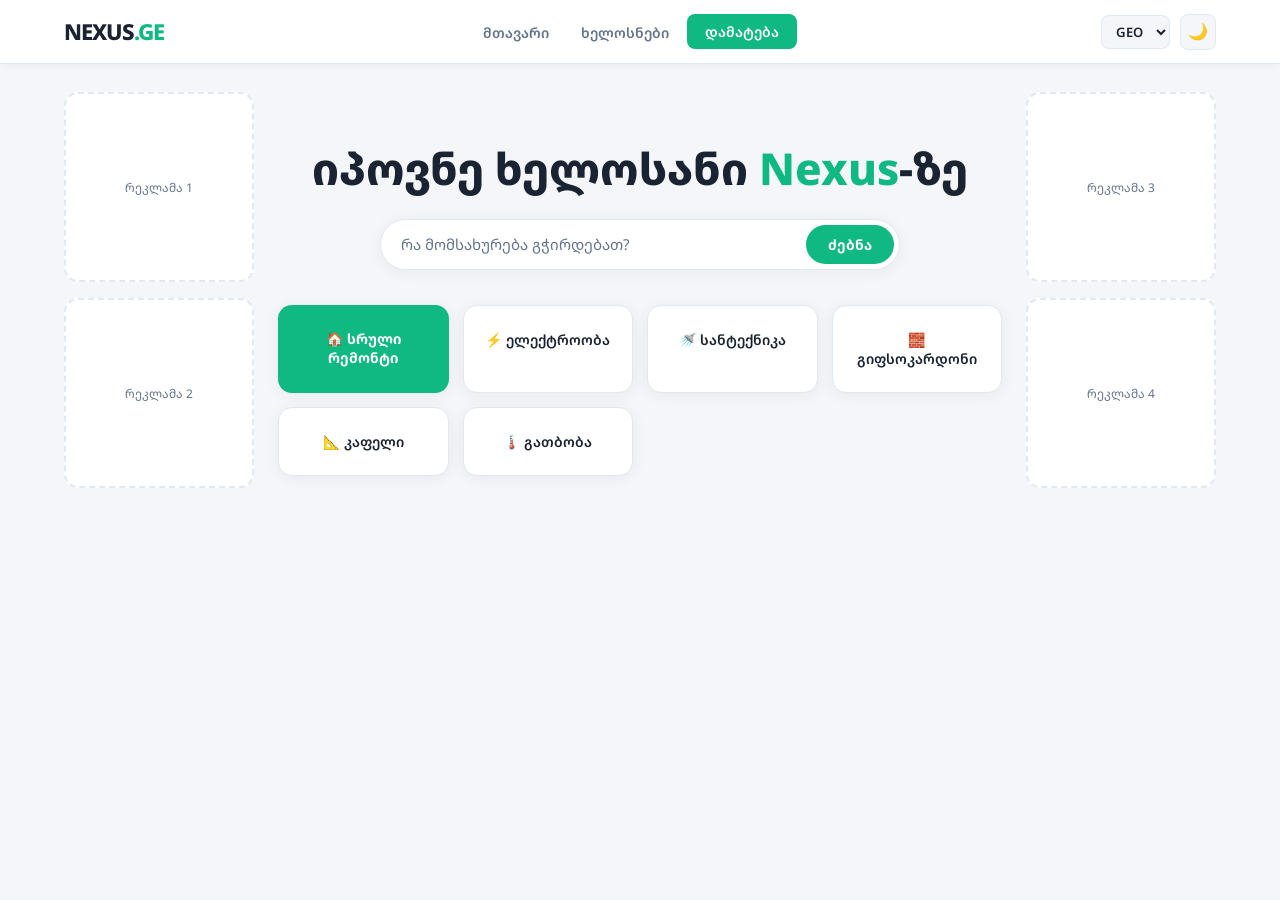
<file: index.html>
<!DOCTYPE html>
<html lang="ka">
<head>
    <meta charset="UTF-8">
    <meta name="viewport" content="width=device-width, initial-scale=1.0">
    <title>Nexus.ge - მთავარი</title>
    <link rel="stylesheet" href="css/style.css">
</head>
<body>
    <header class="navbar">
        <div class="logo" onclick="location.href='index.html'">NEXUS<span>.GE</span></div>
        <nav>
            <ul class="nav-links">
                <li><a href="index.html" id="navHome">მთავარი</a></li>
                <li><a href="workers.html" id="navWorkers">ხელოსნები</a></li>
                <li><a href="add-post.html" class="add-btn" id="navAdd">დამატება</a></li>
            </ul>
        </nav>
        <div class="header-controls">
            <select id="langSwitch">
                <option value="ka">GEO</option>
                <option value="en">ENG</option>
                <option value="ru">RUS</option>
            </select>
            <button id="themeToggle">🌙</button>
        </div>
    </header>

    <main class="main-layout">
        <aside class="ad-sidebar side-left">
            <div class="ad-square">რეკლამა 1</div>
            <div class="ad-square">რეკლამა 2</div>
        </aside>
        <section class="content-center">
            <div class="hero-section">
                <h1 id="heroTitle">იპოვნე ხელოსანი <span>Nexus</span>-ზე</h1>
                <div class="search-container">
                    <input type="text" id="searchInput" placeholder="რა მომსახურება გჭირდებათ?">
                    <button id="searchBtn">ძებნა</button>
                </div>
            </div>
            <!-- მობილურზე რეკლამა -->
            <div class="mobile-ads">
                <div class="ad-banner">რეკლამა</div>
            </div>
            <div class="grid-container">
                <div class="card featured" onclick="location.href='workers.html?cat=სრული რემონტი'">🏠 სრული რემონტი</div>
                <div class="card" onclick="location.href='workers.html?cat=ელექტროობა'">⚡ ელექტროობა</div>
                <div class="card" onclick="location.href='workers.html?cat=სანტექნიკა'">🚿 სანტექნიკა</div>
                <div class="card" onclick="location.href='workers.html?cat=გიფსოკარდონი'">🧱 გიფსოკარდონი</div>
                <div class="card" onclick="location.href='workers.html?cat=კაფელი'">📐 კაფელი</div>
                <div class="card" onclick="location.href='workers.html?cat=გათბობა'">🌡️ გათბობა</div>
            </div>
        </section>
        <aside class="ad-sidebar side-right">
            <div class="ad-square">რეკლამა 3</div>
            <div class="ad-square">რეკლამა 4</div>
        </aside>
    </main>

    <script src="js/main.js"></script>
</body>
</html>
</file>
<file: css/style.css>
@import url('https://fonts.googleapis.com/css2?family=Noto+Sans+Georgian:wght@400;500;600;700;800&display=swap');

:root {
    --primary: #10b981;
    --primary-dark: #059669;
    --primary-light: rgba(16,185,129,0.1);
    --bg: #f4f6f9;
    --text: #1a2332;
    --text-muted: #64748b;
    --card: #ffffff;
    --border: #e2e8f0;
    --shadow: 0 2px 16px rgba(0,0,0,0.06);
    --shadow-lg: 0 8px 32px rgba(0,0,0,0.12);
    --radius: 14px;
}

.dark-mode {
    --bg: #0d1117;
    --text: #e6edf3;
    --text-muted: #8b949e;
    --card: #161b22;
    --border: #30363d;
    --shadow: 0 2px 16px rgba(0,0,0,0.4);
    --shadow-lg: 0 8px 32px rgba(0,0,0,0.6);
}

* { margin: 0; padding: 0; box-sizing: border-box; }
body {
    font-family: 'Noto Sans Georgian', 'Segoe UI', sans-serif;
    background: var(--bg);
    color: var(--text);
    transition: background 0.3s, color 0.3s;
    min-height: 100vh;
}

/* ===== NAVBAR ===== */
.navbar {
    display: flex;
    justify-content: space-between;
    align-items: center;
    padding: 0 5%;
    height: 64px;
    background: var(--card);
    border-bottom: 1px solid var(--border);
    position: sticky;
    top: 0;
    z-index: 100;
    box-shadow: 0 1px 8px rgba(0,0,0,0.05);
}
.logo {
    font-size: 22px;
    font-weight: 800;
    cursor: pointer;
    letter-spacing: -1px;
    color: var(--text);
}
.logo span { color: var(--primary); }

.nav-links { display: flex; list-style: none; gap: 4px; align-items: center; }
.nav-links a {
    text-decoration: none;
    color: var(--text-muted);
    font-weight: 600;
    font-size: 14px;
    padding: 7px 14px;
    border-radius: 8px;
    transition: all 0.2s;
}
.nav-links a:hover { color: var(--text); background: var(--bg); }

.header-controls { display: flex; align-items: center; gap: 10px; }

#langSwitch {
    padding: 6px 10px;
    border-radius: 8px;
    border: 1px solid var(--border);
    background: var(--bg);
    color: var(--text);
    font-size: 13px;
    font-weight: 600;
    cursor: pointer;
    outline: none;
    font-family: inherit;
}

#themeToggle {
    width: 36px; height: 36px;
    border-radius: 8px;
    border: 1px solid var(--border);
    background: var(--bg);
    cursor: pointer;
    font-size: 16px;
    display: flex; align-items: center; justify-content: center;
    transition: border-color 0.2s;
}
#themeToggle:hover { border-color: var(--primary); }

/* ===== ADD BTN ===== */
.add-btn {
    background: var(--primary) !important;
    color: #fff !important;
    padding: 8px 18px !important;
    border-radius: 8px;
    border: none;
    cursor: pointer;
    font-weight: 700;
    font-size: 14px;
    text-decoration: none;
    display: inline-block;
    transition: all 0.2s;
    font-family: inherit;
}
.add-btn:hover { background: var(--primary-dark) !important; transform: translateY(-1px); }

/* ===== MAIN LAYOUT ===== */
.main-layout {
    display: grid;
    grid-template-columns: 190px 1fr 190px;
    gap: 24px;
    padding: 28px 5%;
    max-width: 1400px;
    margin: 0 auto;
}

/* ===== SIDEBARS ===== */
.ad-sidebar { display: flex; flex-direction: column; gap: 16px; }
.ad-square {
    width: 100%; aspect-ratio: 1;
    background: var(--card);
    border: 2px dashed var(--border);
    border-radius: var(--radius);
    display: flex; align-items: center; justify-content: center;
    font-size: 12px; color: var(--text-muted);
}

/* ===== HERO ===== */
.hero-section { text-align: center; padding: 50px 20px 35px; }
.hero-section h1 {
    font-size: clamp(26px, 4vw, 44px);
    font-weight: 800;
    line-height: 1.2;
    margin-bottom: 8px;
}
.hero-section h1 span { color: var(--primary); }

.search-container {
    display: flex;
    max-width: 520px;
    margin: 24px auto 0;
    background: var(--card);
    border: 1.5px solid var(--border);
    border-radius: 50px;
    padding: 5px 5px 5px 20px;
    box-shadow: var(--shadow);
    transition: border-color 0.2s, box-shadow 0.2s;
}
.search-container:focus-within {
    border-color: var(--primary);
    box-shadow: 0 0 0 3px rgba(16,185,129,0.1);
}
.search-container input {
    flex: 1; border: none; background: transparent;
    color: var(--text); outline: none; font-size: 15px;
    font-family: inherit;
}
.search-container input::placeholder { color: var(--text-muted); }
.search-container button {
    background: var(--primary); color: white;
    border: none; padding: 10px 22px;
    border-radius: 50px; cursor: pointer;
    font-size: 14px; font-weight: 700;
    transition: background 0.2s;
    font-family: inherit;
}
.search-container button:hover { background: var(--primary-dark); }

/* ===== GRID CARDS (index) ===== */
.grid-container {
    display: grid;
    grid-template-columns: repeat(auto-fill, minmax(150px, 1fr));
    gap: 14px;
}
.card {
    background: var(--card);
    padding: 24px 16px;
    border-radius: var(--radius);
    border: 1.5px solid var(--border);
    text-align: center;
    cursor: pointer;
    font-size: 14px;
    font-weight: 600;
    transition: all 0.2s;
    box-shadow: var(--shadow);
}
.card:hover { transform: translateY(-4px); border-color: var(--primary); box-shadow: 0 8px 20px rgba(16,185,129,0.12); }
.card.featured { background: var(--primary); color: white; border: none; font-weight: 700; }
.card.featured:hover { background: var(--primary-dark); }

/* ===== WORKERS PAGE ===== */
.workers-header {
    display: flex;
    justify-content: space-between;
    align-items: center;
    flex-wrap: wrap;
    gap: 14px;
    margin-bottom: 22px;
}
.workers-header h2 { font-size: 22px; font-weight: 800; }

.filter-bar { display: flex; gap: 10px; flex-wrap: wrap; }
.search-wrap {
    display: flex; align-items: center; gap: 8px;
    background: var(--card);
    border: 1.5px solid var(--border);
    border-radius: 10px;
    padding: 8px 14px;
    transition: border-color 0.2s;
}
.search-wrap:focus-within { border-color: var(--primary); }
.search-wrap input { border: none; background: transparent; color: var(--text); outline: none; font-size: 14px; font-family: inherit; width: 160px; }

#catFilter {
    padding: 9px 14px;
    border-radius: 10px;
    border: 1.5px solid var(--border);
    background: var(--card);
    color: var(--text);
    font-size: 14px;
    font-family: inherit;
    outline: none;
    cursor: pointer;
    transition: border-color 0.2s;
}
#catFilter:focus { border-color: var(--primary); }

/* ===== WORKER ROW CARDS ===== */
.worker-list { display: flex; flex-direction: column; gap: 12px; }

.worker-row {
    background: var(--card);
    border: 1.5px solid var(--border);
    border-radius: var(--radius);
    padding: 16px 20px;
    display: flex;
    align-items: center;
    justify-content: space-between;
    gap: 16px;
    box-shadow: var(--shadow);
    transition: all 0.2s;
    animation: fadeUp 0.3s ease both;
}
.worker-row:hover { border-color: var(--primary); transform: translateX(4px); box-shadow: 0 4px 20px rgba(16,185,129,0.1); }

@keyframes fadeUp {
    from { opacity: 0; transform: translateY(12px); }
    to   { opacity: 1; transform: translateY(0); }
}

.worker-row-left { display: flex; align-items: center; gap: 14px; flex: 1; min-width: 0; }

.worker-row-photo {
    width: 58px; height: 58px;
    border-radius: 12px;
    object-fit: cover;
    border: 2px solid var(--border);
    flex-shrink: 0;
}
.worker-row-avatar {
    width: 58px; height: 58px;
    border-radius: 12px;
    background: linear-gradient(135deg, var(--primary), var(--primary-dark));
    color: white;
    font-size: 22px;
    font-weight: 800;
    display: flex; align-items: center; justify-content: center;
    flex-shrink: 0;
}
.worker-row-info h3 { font-size: 16px; font-weight: 700; margin-bottom: 5px; }
.worker-row-cats { display: flex; flex-wrap: wrap; gap: 5px; margin-bottom: 4px; }
.mini-tag {
    background: var(--primary-light);
    color: var(--primary);
    border-radius: 6px;
    padding: 2px 9px;
    font-size: 12px;
    font-weight: 600;
}
.worker-row-langs { font-size: 12px; color: var(--text-muted); }

.worker-row-right { display: flex; gap: 8px; flex-shrink: 0; }

.info-btn {
    padding: 8px 16px;
    border-radius: 8px;
    border: 1.5px solid var(--border);
    background: transparent;
    color: var(--text);
    font-size: 13px;
    font-weight: 600;
    cursor: pointer;
    transition: all 0.2s;
    font-family: inherit;
    white-space: nowrap;
}
.info-btn:hover { border-color: var(--primary); color: var(--primary); }

.call-btn-sm {
    padding: 8px 16px;
    border-radius: 8px;
    background: var(--primary);
    color: white;
    font-size: 13px;
    font-weight: 700;
    text-decoration: none;
    transition: background 0.2s;
    white-space: nowrap;
    display: inline-flex; align-items: center;
}
.call-btn-sm:hover { background: var(--primary-dark); }

/* ===== SKELETON ===== */
.skeleton-card {
    height: 90px;
    background: var(--card);
    border-radius: var(--radius);
    border: 1.5px solid var(--border);
    background: linear-gradient(90deg, var(--card) 25%, var(--border) 50%, var(--card) 75%);
    background-size: 200% 100%;
    animation: shimmer 1.4s infinite;
}
@keyframes shimmer { 0% { background-position: 200% 0; } 100% { background-position: -200% 0; } }

/* ===== MODAL ===== */
.modal-overlay {
    position: fixed; inset: 0;
    background: rgba(0,0,0,0.55);
    backdrop-filter: blur(4px);
    z-index: 1000;
    display: flex;
    align-items: center;
    justify-content: center;
    padding: 20px;
    animation: fadeIn 0.2s ease;
}
@keyframes fadeIn { from { opacity: 0; } to { opacity: 1; } }

.modal-box {
    background: var(--card);
    border-radius: 20px;
    width: 100%;
    max-width: 480px;
    max-height: 90vh;
    overflow-y: auto;
    position: relative;
    box-shadow: var(--shadow-lg);
    animation: slideUp 0.25s ease;
}
@keyframes slideUp { from { transform: translateY(20px); opacity: 0; } to { transform: translateY(0); opacity: 1; } }

.modal-close {
    position: absolute; top: 14px; right: 14px;
    width: 32px; height: 32px;
    border-radius: 50%;
    border: none;
    background: var(--bg);
    color: var(--text-muted);
    font-size: 14px;
    cursor: pointer;
    display: flex; align-items: center; justify-content: center;
    z-index: 1;
    transition: background 0.2s;
}
.modal-close:hover { background: var(--border); }

.modal-photo {
    width: 100%;
    max-height: 300px;
    object-fit: cover;
    object-position: top center;
    border-radius: 20px 20px 0 0;
    display: block;
}
.modal-avatar {
    width: 100%; height: 160px;
    background: linear-gradient(135deg, var(--primary), var(--primary-dark));
    border-radius: 20px 20px 0 0;
    display: flex; align-items: center; justify-content: center;
    font-size: 64px; font-weight: 800; color: white;
}
.modal-body { padding: 24px; }
.modal-name { font-size: 22px; font-weight: 800; margin-bottom: 12px; }
.modal-tags { display: flex; flex-wrap: wrap; gap: 7px; margin-bottom: 12px; }
.modal-tag {
    background: var(--primary-light);
    color: var(--primary);
    border-radius: 8px;
    padding: 5px 12px;
    font-size: 13px;
    font-weight: 600;
}
.modal-langs { font-size: 14px; color: var(--text-muted); margin-bottom: 14px; }
.modal-desc {
    font-size: 14px;
    line-height: 1.7;
    color: var(--text-muted);
    margin-bottom: 20px;
    background: var(--bg);
    padding: 14px;
    border-radius: 10px;
}
.modal-call-btn {
    display: block;
    background: var(--primary);
    color: white;
    text-align: center;
    padding: 14px;
    border-radius: 12px;
    font-size: 16px;
    font-weight: 700;
    text-decoration: none;
    transition: background 0.2s;
}
.modal-call-btn:hover { background: var(--primary-dark); }

/* ===== ADD POST FORM ===== */
.form-header { margin-bottom: 30px; }
.form-header h1 { font-size: 28px; font-weight: 800; margin-bottom: 6px; }
.form-header h1 span { color: var(--primary); }
.form-header p { color: var(--text-muted); font-size: 14px; }

.post-form {
    background: var(--card);
    border-radius: 20px;
    border: 1.5px solid var(--border);
    padding: 32px;
    box-shadow: var(--shadow);
}

.form-section { margin-bottom: 26px; }
.section-label {
    font-size: 14px;
    font-weight: 700;
    color: var(--text);
    margin-bottom: 12px;
    display: flex;
    align-items: center;
    gap: 6px;
}
.optional { font-size: 12px; font-weight: 500; color: var(--text-muted); }
.req { color: #ef4444; }

.form-row { display: grid; grid-template-columns: 1fr 1fr; gap: 16px; margin-bottom: 26px; }
.form-field label { display: block; font-size: 14px; font-weight: 700; margin-bottom: 8px; }
.form-field input {
    width: 100%; padding: 11px 14px;
    border-radius: 10px;
    border: 1.5px solid var(--border);
    background: var(--bg);
    color: var(--text);
    font-size: 14px;
    font-family: inherit;
    outline: none;
    transition: border-color 0.2s, box-shadow 0.2s;
}
.form-field input:focus {
    border-color: var(--primary);
    box-shadow: 0 0 0 3px rgba(16,185,129,0.1);
}

/* ===== PHOTO DROP ===== */
.photo-drop {
    border: 2px dashed var(--border);
    border-radius: 14px;
    min-height: 150px;
    display: flex; align-items: center; justify-content: center;
    cursor: pointer;
    overflow: hidden;
    transition: all 0.2s;
    background: var(--bg);
    position: relative;
}
.photo-drop:hover, .photo-drop.drag-over {
    border-color: var(--primary);
    background: var(--primary-light);
}
.photo-drop img {
    width: 100%; max-height: 260px;
    object-fit: cover; display: block;
}
.photo-placeholder-inner {
    display: flex; flex-direction: column; align-items: center; gap: 8px;
    pointer-events: none; padding: 20px;
}
.photo-icon-wrap { font-size: 40px; }
.photo-placeholder-inner p { font-weight: 600; font-size: 14px; }
.photo-placeholder-inner small { color: var(--text-muted); font-size: 12px; }

.remove-btn {
    margin-top: 8px;
    background: none;
    border: 1px solid var(--border);
    border-radius: 7px;
    padding: 5px 12px;
    font-size: 12px;
    color: var(--text-muted);
    cursor: pointer;
    transition: all 0.2s;
    display: inline-flex; align-items: center; gap: 5px;
    font-family: inherit;
}
.remove-btn:hover { border-color: #ef4444; color: #ef4444; }

/* ===== SERVICES GRID ===== */
.services-grid {
    display: grid;
    grid-template-columns: repeat(auto-fill, minmax(155px, 1fr));
    gap: 10px;
}
.service-chip {
    display: flex; align-items: center; gap: 9px;
    background: var(--bg);
    border: 1.5px solid var(--border);
    border-radius: 10px;
    padding: 10px 14px;
    cursor: pointer;
    font-size: 14px;
    font-weight: 500;
    transition: all 0.15s;
}
.service-chip:hover { border-color: var(--primary); }
.service-chip input { accent-color: var(--primary); width: 15px; height: 15px; flex-shrink: 0; }
.service-chip:has(input:checked) {
    border-color: var(--primary);
    background: var(--primary-light);
    color: var(--primary);
    font-weight: 700;
}

/* ===== LANGS ROW ===== */
.langs-row { display: flex; gap: 10px; flex-wrap: wrap; }
.lang-chip {
    display: flex; align-items: center; gap: 8px;
    background: var(--bg);
    border: 1.5px solid var(--border);
    border-radius: 10px;
    padding: 10px 16px;
    cursor: pointer;
    font-size: 14px;
    font-weight: 500;
    transition: all 0.15s;
}
.lang-chip:hover { border-color: var(--primary); }
.lang-chip input { accent-color: var(--primary); width: 15px; height: 15px; }
.lang-chip:has(input:checked) {
    border-color: var(--primary);
    background: var(--primary-light);
    color: var(--primary);
    font-weight: 700;
}

/* ===== TEXTAREA ===== */
textarea {
    width: 100%;
    min-height: 100px;
    padding: 12px 14px;
    border-radius: 10px;
    border: 1.5px solid var(--border);
    background: var(--bg);
    color: var(--text);
    font-size: 14px;
    font-family: inherit;
    resize: vertical;
    outline: none;
    transition: border-color 0.2s, box-shadow 0.2s;
    line-height: 1.6;
}
textarea:focus {
    border-color: var(--primary);
    box-shadow: 0 0 0 3px rgba(16,185,129,0.1);
}

.city-select {
    width: 100%;
    padding: 11px 14px;
    border-radius: 10px;
    border: 1.5px solid var(--border);
    background: var(--bg);
    color: var(--text);
    font-size: 14px;
    font-family: inherit;
    outline: none;
    cursor: pointer;
    transition: border-color 0.2s;
}
.city-select:focus { border-color: var(--primary); box-shadow: 0 0 0 3px rgba(16,185,129,0.1); }

/* ===== SUBMIT BTN ===== */
.submit-btn {
    width: 100%;
    padding: 14px;
    border-radius: 12px;
    background: var(--primary);
    color: white;
    border: none;
    font-size: 16px;
    font-weight: 700;
    cursor: pointer;
    transition: all 0.2s;
    font-family: inherit;
    margin-top: 4px;
}
.submit-btn:hover { background: var(--primary-dark); transform: translateY(-1px); box-shadow: 0 6px 20px rgba(16,185,129,0.3); }
.submit-btn:disabled { opacity: 0.7; cursor: not-allowed; transform: none; }

/* ===== BANNERS ===== */
.success-banner {
    background: rgba(16,185,129,0.1);
    border: 1.5px solid var(--primary);
    border-radius: 12px;
    padding: 16px 20px;
    margin-bottom: 24px;
    display: flex; align-items: flex-start; gap: 14px;
    font-size: 14px;
}
.success-banner span { font-size: 24px; }
.success-banner strong { display: block; font-size: 15px; font-weight: 700; color: var(--primary); margin-bottom: 3px; }
.success-banner p { color: var(--text-muted); }

.error-banner {
    background: rgba(239,68,68,0.08);
    border: 1.5px solid #ef4444;
    border-radius: 12px;
    padding: 14px 18px;
    margin-bottom: 20px;
    font-size: 14px;
    font-weight: 600;
    color: #ef4444;
    display: flex; align-items: center; gap: 8px;
}

/* ===== ADMIN (login + panel) ===== */
.login-screen {
    min-height: 100vh;
    display: flex; align-items: center; justify-content: center;
    background: var(--bg);
}
.login-box {
    background: var(--card);
    border: 1.5px solid var(--border);
    border-radius: 20px;
    padding: 44px 40px;
    width: 100%; max-width: 380px;
    text-align: center;
    box-shadow: var(--shadow-lg);
}
.login-box h2 { font-size: 20px; font-weight: 800; margin-bottom: 6px; }
.login-box p  { color: var(--text-muted); font-size: 14px; margin-bottom: 24px; }
.login-box input {
    width: 100%; padding: 12px 16px;
    border-radius: 10px;
    border: 1.5px solid var(--border);
    background: var(--bg);
    color: var(--text);
    font-size: 15px;
    font-family: inherit;
    outline: none;
    margin-bottom: 12px;
    transition: border-color 0.2s;
}
.login-box input:focus { border-color: var(--primary); }

.error-msg {
    background: rgba(239,68,68,0.08);
    border: 1.5px solid #ef4444;
    border-radius: 8px;
    padding: 10px 14px;
    margin-bottom: 14px;
    font-size: 13px;
    font-weight: 600;
    color: #ef4444;
}

.admin-layout { max-width: 1200px; margin: 0 auto; padding: 30px 5%; }
.stats-row { display: grid; grid-template-columns: repeat(3,1fr); gap: 16px; margin-bottom: 28px; }
.stat-card { background: var(--card); border: 1.5px solid var(--border); border-radius: var(--radius); padding: 20px; text-align: center; box-shadow: var(--shadow); }
.stat-card.approved { border-color: var(--primary); }
.stat-card.rejected { border-color: #ef4444; }
.stat-num  { font-size: 36px; font-weight: 800; }
.stat-label { font-size: 13px; color: var(--text-muted); margin-top: 4px; }
.stat-card.approved .stat-num { color: var(--primary); }
.stat-card.rejected .stat-num { color: #ef4444; }

.admin-tabs { display: flex; gap: 8px; margin-bottom: 24px; flex-wrap: wrap; }
.tab-btn {
    padding: 9px 20px; border-radius: 8px;
    border: 1.5px solid var(--border);
    background: var(--card); color: var(--text);
    font-size: 14px; font-weight: 600; cursor: pointer;
    transition: all 0.2s;
    display: flex; align-items: center; gap: 8px;
    font-family: inherit;
}
.tab-btn:hover { border-color: var(--primary); }
.tab-btn.active { background: var(--primary); color: white; border-color: var(--primary); }
.badge { background: #ef4444; color: white; border-radius: 20px; padding: 2px 8px; font-size: 12px; }
.tab-btn.active .badge { background: white; color: #ef4444; }
.tab-panel { display: none; }
.tab-panel.active { display: block; }

.posts-grid { display: grid; grid-template-columns: repeat(auto-fill, minmax(300px,1fr)); gap: 18px; }
.no-items { grid-column: 1/-1; text-align: center; color: var(--text-muted); padding: 50px; }
.loading-text { text-align: center; color: var(--text-muted); padding: 50px; }

.admin-card { background: var(--card); border: 1.5px solid var(--border); border-radius: var(--radius); overflow: hidden; box-shadow: var(--shadow); }
.admin-card-top { display: flex; gap: 14px; padding: 16px; }
.admin-photo { width: 72px; height: 72px; object-fit: cover; border-radius: 10px; flex-shrink: 0; }
.admin-photo-placeholder { width: 72px; height: 72px; background: linear-gradient(135deg, var(--primary), var(--primary-dark)); border-radius: 10px; display: flex; align-items: center; justify-content: center; font-size: 28px; color: white; font-weight: 800; flex-shrink: 0; }
.admin-card-info { flex: 1; min-width: 0; }
.admin-card-info h3 { font-size: 16px; font-weight: 700; margin-bottom: 4px; }
.admin-cats { font-size: 13px; color: var(--primary); font-weight: 600; margin-bottom: 3px; }
.admin-phone { font-size: 13px; color: var(--text-muted); }
.admin-date { font-size: 11px; color: #94a3b8; }
.admin-actions { display: flex; gap: 8px; padding: 12px 16px; border-top: 1px solid var(--border); background: rgba(0,0,0,0.015); }
.action-btn { flex: 1; padding: 8px; border-radius: 8px; border: none; font-size: 13px; font-weight: 600; cursor: pointer; transition: opacity 0.2s; font-family: inherit; }
.action-btn:hover { opacity: 0.8; }
.action-btn.approve { background: #dcfce7; color: #16a34a; }
.action-btn.reject  { background: #fee2e2; color: #dc2626; }
.action-btn.delete  { background: #f1f5f9; color: #64748b; }

.logout-btn { background: none; border: 1.5px solid var(--border); border-radius: 8px; padding: 7px 14px; font-size: 13px; font-weight: 600; cursor: pointer; color: var(--text); transition: all 0.2s; font-family: inherit; }
.logout-btn:hover { border-color: #ef4444; color: #ef4444; }

.ad-upload-box {
    background: var(--card);
    border: 1.5px solid var(--border);
    border-radius: var(--radius);
    padding: 24px;
    margin-bottom: 28px;
    box-shadow: var(--shadow);
}
.ad-upload-box h3 { font-size: 16px; font-weight: 700; margin-bottom: 18px; }

.ad-form-row {
    display: grid;
    grid-template-columns: 1fr 1fr;
    gap: 20px;
}
.ad-photo-drop {
    border: 2px dashed var(--border);
    border-radius: 12px;
    min-height: 160px;
    display: flex; align-items: center; justify-content: center;
    cursor: pointer; flex-direction: column; gap: 6px;
    text-align: center; padding: 16px;
    transition: border-color 0.2s;
    background: var(--bg);
    overflow: hidden;
}
.ad-photo-drop:hover { border-color: var(--primary); }
.ad-photo-drop p { font-size: 14px; font-weight: 600; }
.ad-photo-drop small { color: var(--text-muted); font-size: 12px; }

.ad-fields { display: flex; flex-direction: column; gap: 8px; }
.ad-fields label { font-size: 13px; font-weight: 600; }
.ad-fields input, .ad-fields select {
    padding: 10px 12px;
    border-radius: 8px;
    border: 1.5px solid var(--border);
    background: var(--bg);
    color: var(--text);
    font-size: 14px;
    font-family: inherit;
    outline: none;
    transition: border-color 0.2s;
}
.ad-fields input:focus, .ad-fields select:focus { border-color: var(--primary); }

.ads-grid {
    display: grid;
    grid-template-columns: repeat(auto-fill, minmax(260px, 1fr));
    gap: 16px;
}
.ad-card {
    background: var(--card);
    border: 1.5px solid var(--border);
    border-radius: var(--radius);
    overflow: hidden;
    box-shadow: var(--shadow);
}
.ad-card img { width: 100%; height: 120px; object-fit: cover; display: block; }
.ad-card-info {
    padding: 12px 14px;
    display: flex; align-items: center; gap: 8px; flex-wrap: wrap;
    border-bottom: 1px solid var(--border);
}
.ad-card-info strong { font-size: 14px; font-weight: 700; flex: 1; }
.ad-link { font-size: 12px; color: var(--primary); text-decoration: none; }
.ad-card-actions { display: flex; gap: 8px; padding: 10px 14px; }

@media (max-width: 600px) {
    .ad-form-row { grid-template-columns: 1fr; }
}

/* ===== MOBILE ADS ===== */
.mobile-ads { display: none; }
.mobile-only { display: none; }

.ad-banner {
    width: 100%;
    height: 80px;
    background: var(--card);
    border: 2px dashed var(--border);
    border-radius: var(--radius);
    display: flex;
    align-items: center;
    justify-content: center;
    font-size: 13px;
    color: var(--text-muted);
    font-weight: 500;
}

@media (max-width: 1000px) {
    .mobile-ads { display: block; margin-bottom: 20px; }
    .mobile-only { display: flex; }
}

/* ===== RESPONSIVE ===== */
@media (max-width: 1000px) {
    .main-layout { grid-template-columns: 1fr; }
    .ad-sidebar { display: none; }
}
@media (max-width: 600px) {
    .form-row { grid-template-columns: 1fr; }
    .post-form { padding: 20px; }
    .worker-row { flex-direction: column; align-items: flex-start; }
    .worker-row-right { width: 100%; }
    .info-btn, .call-btn-sm { flex: 1; text-align: center; justify-content: center; }
    .stats-row { grid-template-columns: 1fr; }
    .posts-grid { grid-template-columns: 1fr; }
}
</file>
